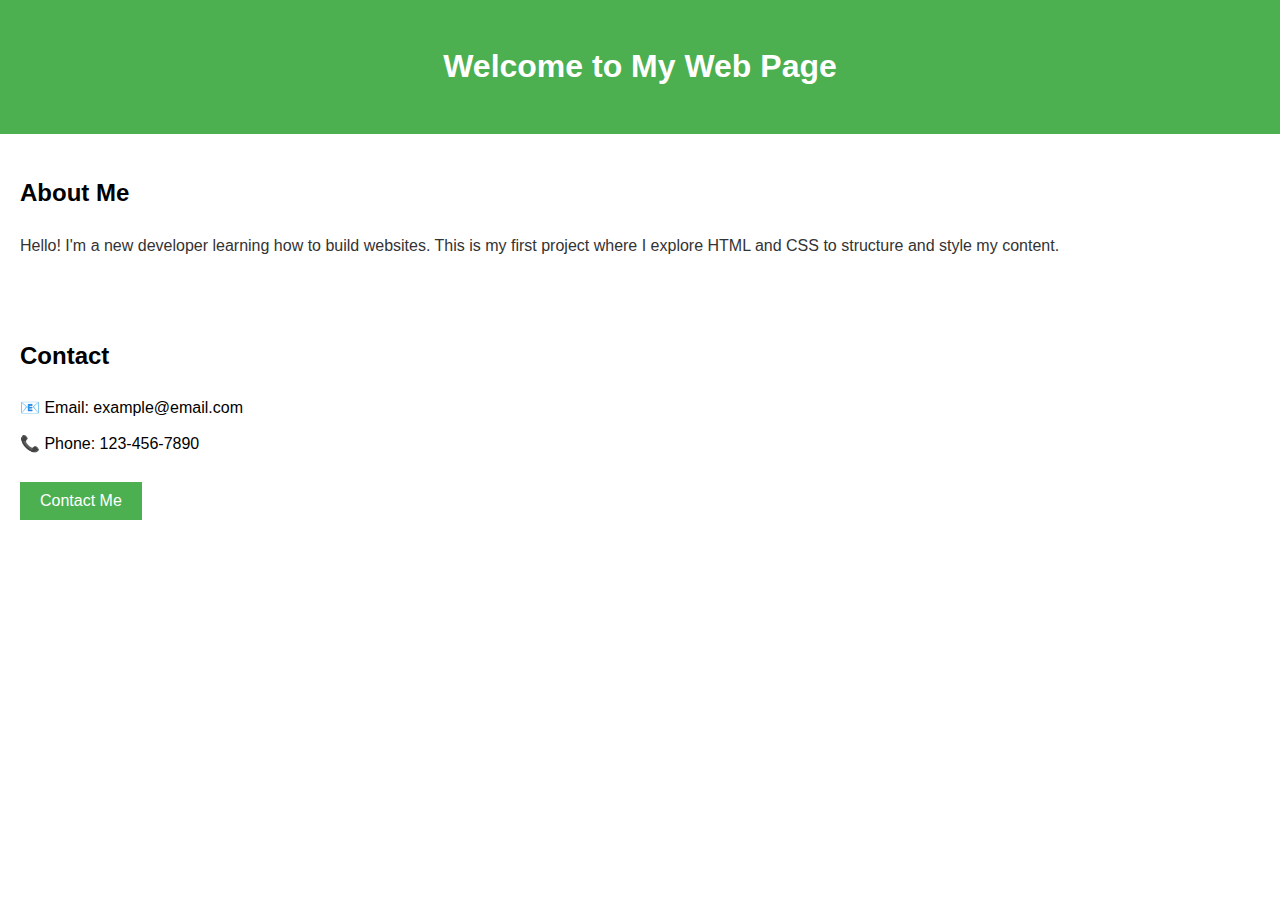
<file: CSS lab 001/index.html>
<!DOCTYPE html>
<html lang="en">
<head>
  <meta charset="UTF-8">
  <meta name="viewport" content="width=device-width, initial-scale=1">
  <title>My First Web Page</title>
  <link rel="stylesheet" href="style.css"> <!-- Link to external CSS -->
</head>
<body>

  <!-- === Header Section === -->
  <header>
    <h1>Welcome to My Web Page</h1>
  </header>

  <!-- === About Section === -->
  <section id="about">
    <h2>About Me</h2>
    <p>
      Hello! I'm a new developer learning how to build websites. This is my first project where I explore HTML and CSS to structure and style my content.
    </p>
  </section>

  <!-- === Contact Section === -->
  <section id="contact">
    <h2>Contact</h2>
    <ul>
      <li>📧 Email: example@email.com</li>
      <li>📞 Phone: 123-456-7890</li>
    </ul>
    <button class="contact-button">Contact Me</button>
  </section>

</body>
</html>
</file>
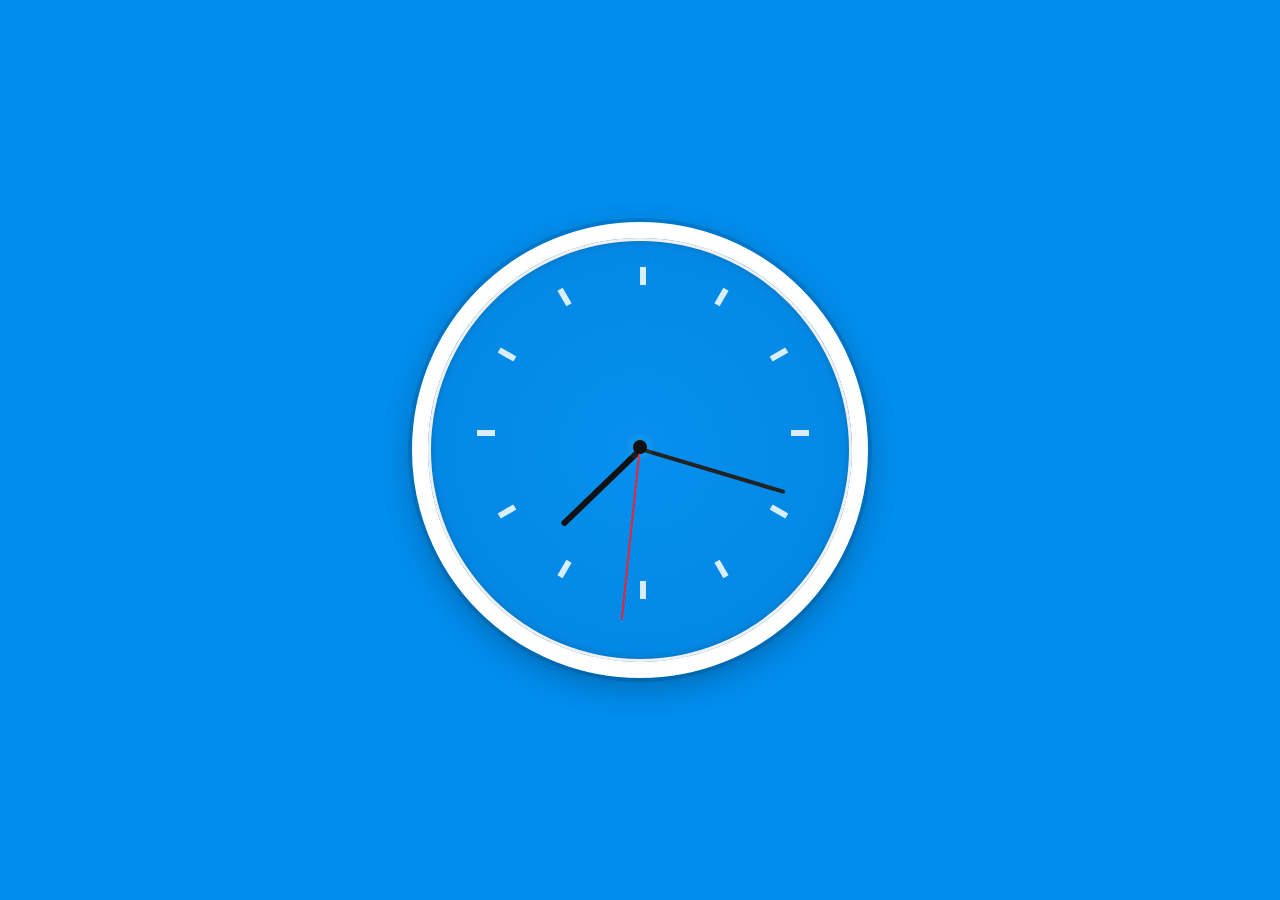
<file: clock question/clock.html>
<!DOCTYPE html>
<html lang="en">
<head>
  <meta charset="utf-8" />
  <title>Analog Clock</title>
  <meta name="viewport" content="width=device-width,initial-scale=1" />
  <!-- Link to external CSS file -->
  <link rel="stylesheet" href="style.css">
</head>
<body>
  <!-- Clock container -->
  <div class="clock" id="clock">
    <!-- Clock face that holds hands and marks -->
    <div class="clock-face" id="face">
      <!-- Hour hand -->
      <div class="hand hour-hand" id="hour"></div>
      <!-- Minute hand -->
      <div class="hand min-hand" id="min"></div>
      <!-- Second hand -->
      <div class="hand second-hand" id="sec"></div>
      <!-- Center circle -->
      <div class="center"></div>
    </div>
  </div>
  
  <!-- Link to external JavaScript file -->
  <script src="script.js"></script>
</body>
</html>
</file>
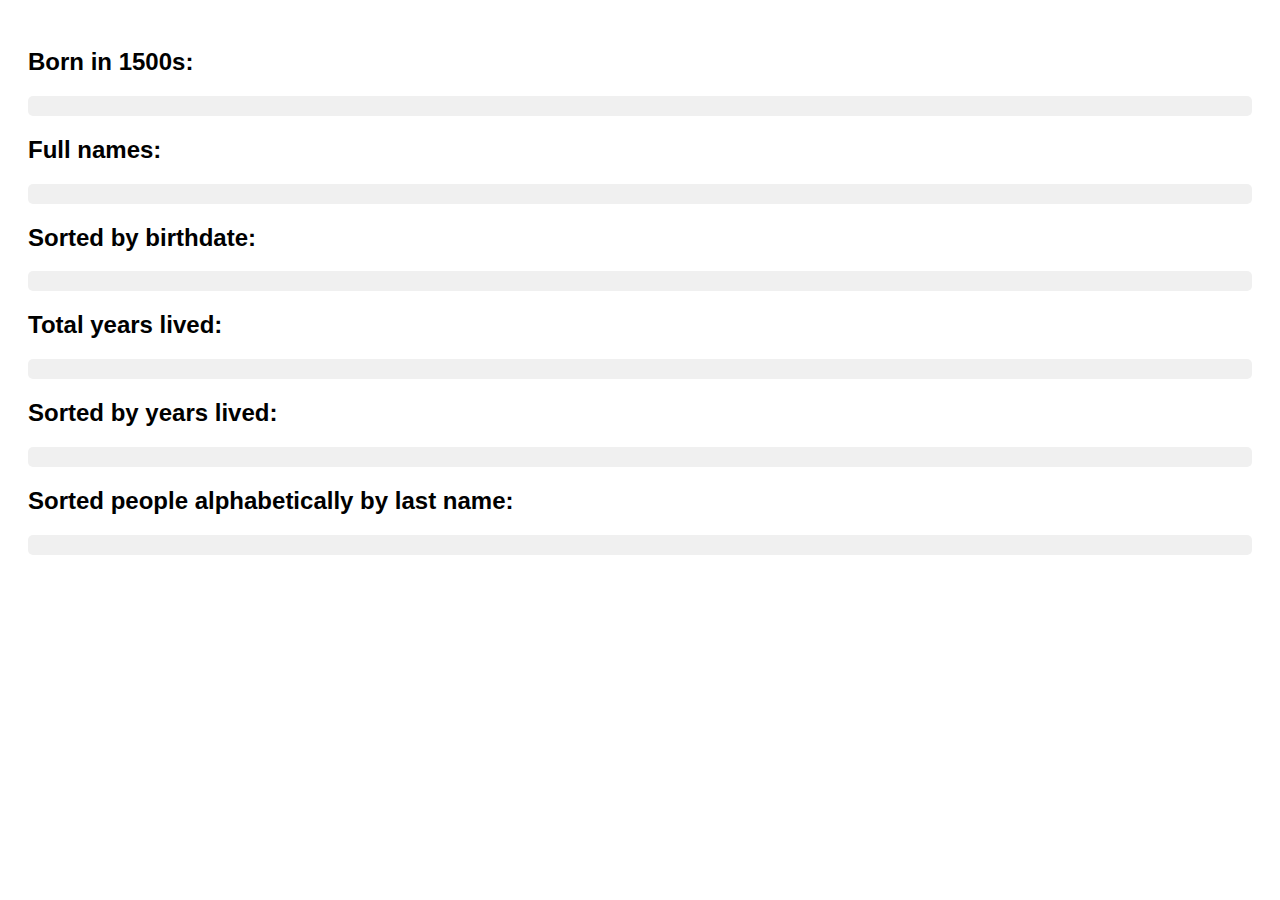
<file: inventors question/invent.html>
<!DOCTYPE html>
<html lang="en">
<head>
  <meta charset="UTF-8" />
  <title>Array Cardio 💪</title>
  <link rel="icon" href="https://fav.farm/🔥" />
  <link rel="stylesheet" href="styleinvent.css">
</head>
<body>

  <h2>Born in 1500s:</h2>
  <pre id="bornIn1500s"></pre>

  <h2>Full names:</h2>
  <pre id="fullNames"></pre>

  <h2>Sorted by birthdate:</h2>
  <pre id="sortedByBirthdate"></pre>

  <h2>Total years lived:</h2>
  <pre id="totalYears"></pre>

  <h2>Sorted by years lived:</h2>
  <pre id="sortedByYearsLived"></pre>

  <h2>Sorted people alphabetically by last name:</h2>
  <pre id="sortedPeople"></pre>

  <script src="scriptinvent.js"></script>
</body>
</html>
</file>
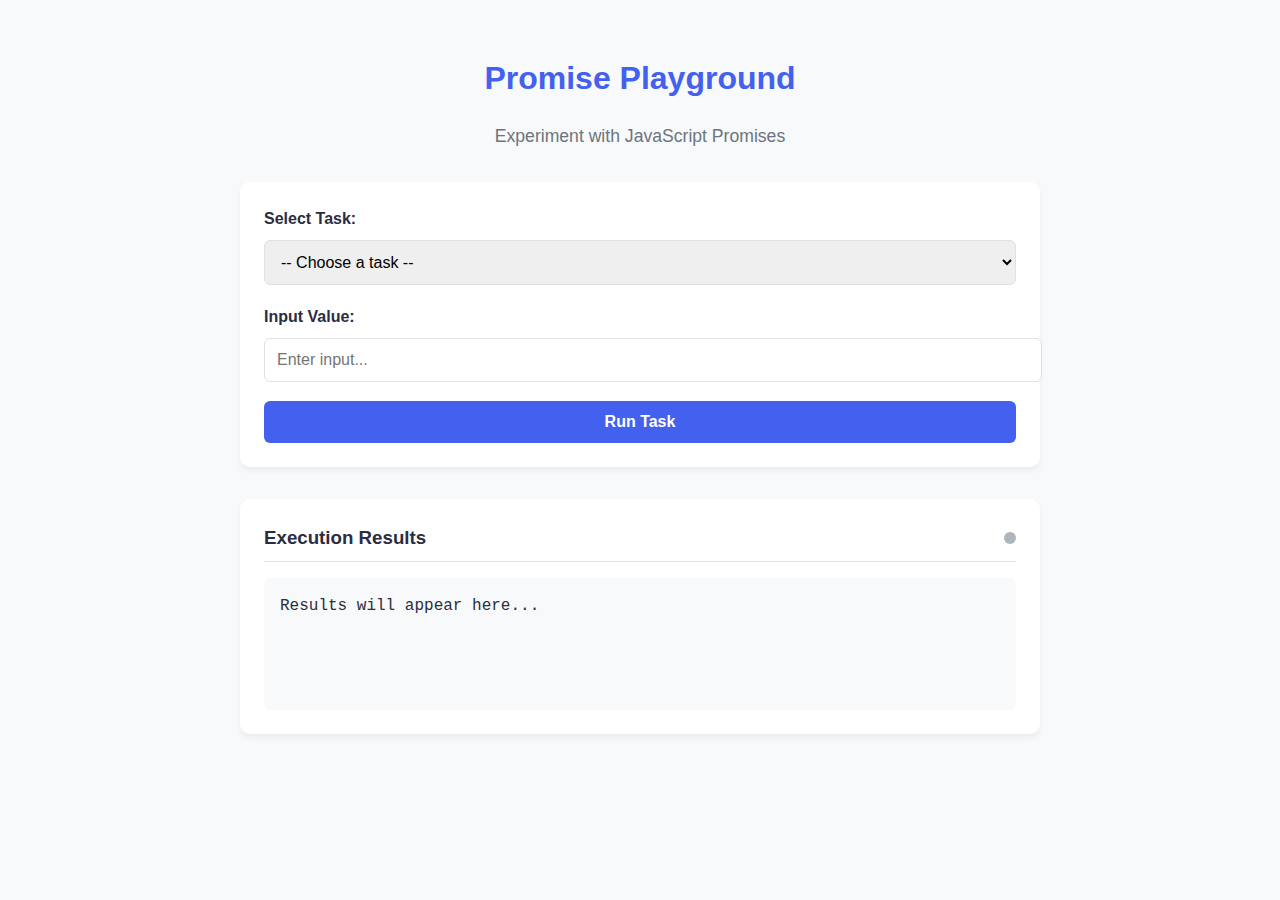
<file: lab006/lab06.html>
<!DOCTYPE html>
<html lang="en">
<head>
  <meta charset="UTF-8">
  <title>Promise Playground</title>
  <meta name="viewport" content="width=device-width, initial-scale=1">
  <link rel="stylesheet" href="lab06.css">
</head>
<body>
  <div class="container">
    <header class="app-header">
      <h1>Promise Playground</h1>
      <p>Experiment with JavaScript Promises</p>
    </header>

    <main class="app-content">
      <div class="control-panel">
        <div class="form-group">
          <label for="taskSelect">Select Task:</label>
          <select id="taskSelect" class="form-control">
            <option value="">-- Choose a task --</option>
            <option value="basics">1. Promise Basics</option>
            <option value="chaining">2. Promise Chaining</option>
            <option value="error">3. Error Handling</option>
            <option value="custom">4. Custom Transformation</option>
          </select>
        </div>

        <div class="form-group">
          <label for="userInput">Input Value:</label>
          <input type="text" id="userInput" class="form-control" placeholder="Enter input...">
        </div>

        <button id="runButton" class="btn-primary">Run Task</button>
      </div>

      <div class="output-panel">
        <div class="output-header">
          <h3>Execution Results</h3>
          <div class="status-indicator" id="statusIndicator"></div>
        </div>
        <div id="output" class="output-content">Results will appear here...</div>
      </div>
    </main>
  </div>

  <script src="lab06.js"></script>
</body>
</html>
</file>
<file: CSS lab 001/style.css>
/* === General Styling === */
body {
  font-family: Arial, sans-serif;
  margin: 0;
  padding: 0;
  line-height: 1.6;
}

/* === Header Styling === */
header {
  background-color: #4CAF50;
  color: white;
  text-align: center;
  padding: 20px;
}

/* === About Section Styling === */
#about {
  padding: 20px;
}

#about p {
  color: #333;
  line-height: 1.8;
}

/* === Contact Section Styling === */
#contact {
  padding: 20px;
}

ul {
  list-style: none;
  padding-left: 0;
}

li {
  margin-bottom: 10px;
}

/* === Button Styling === */
.contact-button {
  display: inline-block;
  background-color: #4CAF50;
  color: white;
  padding: 10px 20px;
  border: none;
  cursor: pointer;
  transition: background-color 0.3s ease, box-shadow 0.3s ease;
  font-size: 16px;
  margin-top: 10px;
}

.contact-button:hover {
  background-color: #45a049;
  box-shadow: 0 4px 8px rgba(0,0,0,0.2);
}
</file>
<file: clock question/style.css>
/* CSS variables for measurements */
:root{
  --size: 360px;        /* Clock size */
  --border: 16px;       /* Clock border thickness */
  --center-size: 14px;  /* Center circle size */
}

/* Center the clock on the screen and set background */
html,body{
  height:100%;
  margin:0;
  display:flex;
  align-items:center;
  justify-content:center;
  background:#018DED url("https://unsplash.it/1500/1000?image=881&blur=5") center/cover no-repeat;
  font-family: "Helvetica Neue", Arial, sans-serif;
}

/* Clock container styling */
.clock{
  width:var(--size);
  height:var(--size);
  border:var(--border) solid #fff;
  border-radius:50%;
  padding:2rem;
  box-shadow:
    0 0 0 4px rgba(0,0,0,0.1),      /* outer light border */
    inset 0 0 0 3px #efefef,         /* inner white border */
    inset 0 0 10px rgba(0,0,0,0.4),  /* inner shadow */
    0 10px 30px rgba(0,0,0,0.25);    /* outer shadow */
  background: radial-gradient(circle at 50% 50%, rgba(255,255,255,0.02), rgba(0,0,0,0.05));
  position:relative;
}

/* The area holding clock hands */
.clock-face{
  position:relative;
  width:100%;
  height:100%;
  transform:translateY(-3px); /* small visual adjustment */
}

/* Base style for all hands */
.hand{
  position:absolute;
  top:50%;  /* start from center vertically */
  left:50%; /* start from center horizontally */
  transform-origin: 100% 50%; /* rotate around the right end */
  transform: rotate(90deg);   /* initial rotation */
  border-radius:3px;
}

/* Second hand style */
.second-hand{
  width:48%;
  height:2px;
  background:#e23; /* red */
  margin-left:-48%;
}

/* Minute hand style */
.min-hand{
  width:42%;
  height:4px;
  background:#222; /* dark gray */
  margin-left:-42%;
}

/* Hour hand style */
.hour-hand{
  width:30%;
  height:6px;
  background:#111;
  margin-left:-30%;
  border-radius:4px;
}

/* Smooth movement effect for hands */
.hand,
.hand::after{
  transition: all 0.07s;
  transition-timing-function: cubic-bezier(.1,2.7,.58,1);
}

/* Center circle style */
.center {
  position:absolute;
  width:var(--center-size);
  height:var(--center-size);
  background:#111;
  border-radius:50%;
  top:50%;
  left:50%;
  transform:translate(-50%,-50%);
  box-shadow: 0 0 0 6px rgba(255,255,255,0.05);
}

/* Hour marks */
.mark{
  position:absolute;
  width:6px;
  height:18px;
  background:#fff;
  top:6px;
  left:50%;
  transform-origin:50% 160px; /* rotate around a fixed point */
  opacity:0.85;
}

/* Disable transition temporarily to prevent jump from 59s to 0s */
.no-transition .hand{
  transition: none;
}

/* Responsive design for smaller screens */
@media (max-width:420px){
  :root{ --size:300px; --border:12px; }
}
</file>
<file: inventors question/styleinvent.css>
body {
  font-family: Arial, sans-serif;
  padding: 20px;
}

pre {
  background: #f0f0f0;
  padding: 10px;
  border-radius: 5px;
}
</file>
<file: lab006/lab06.css>
:root {
  --primary-color: #4361ee;
  --secondary-color: #3f37c9;
  --success-color: #4cc9f0;
  --error-color: #f72585;
  --text-color: #2b2d42;
  --bg-color: #f8f9fa;
  --card-color: #ffffff;
  --border-color: #dee2e6;
}

body {
  font-family: 'Segoe UI', Tahoma, Geneva, Verdana, sans-serif;
  background-color: var(--bg-color);
  color: var(--text-color);
  line-height: 1.6;
  margin: 0;
  padding: 0;
}

.container {
  max-width: 800px;
  margin: 0 auto;
  padding: 2rem;
}

.app-header {
  text-align: center;
  margin-bottom: 2rem;
}

.app-header h1 {
  color: var(--primary-color);
  margin-bottom: 0.5rem;
}

.app-header p {
  color: #6c757d;
  font-size: 1.1rem;
}

.app-content {
  display: grid;
  gap: 2rem;
}

.control-panel {
  background-color: var(--card-color);
  border-radius: 10px;
  padding: 1.5rem;
  box-shadow: 0 4px 6px rgba(0, 0, 0, 0.05);
}

.form-group {
  margin-bottom: 1.2rem;
}

.form-group label {
  display: block;
  margin-bottom: 0.5rem;
  font-weight: 600;
  color: var(--text-color);
}

.form-control {
  width: 100%;
  padding: 0.75rem;
  border: 1px solid var(--border-color);
  border-radius: 6px;
  font-size: 1rem;
  transition: border-color 0.2s;
}

.form-control:focus {
  outline: none;
  border-color: var(--primary-color);
  box-shadow: 0 0 0 3px rgba(67, 97, 238, 0.2);
}

.btn-primary {
  background-color: var(--primary-color);
  color: white;
  border: none;
  padding: 0.75rem 1.5rem;
  border-radius: 6px;
  font-size: 1rem;
  font-weight: 600;
  cursor: pointer;
  width: 100%;
  transition: background-color 0.2s;
}

.btn-primary:hover {
  background-color: var(--secondary-color);
}

.output-panel {
  background-color: var(--card-color);
  border-radius: 10px;
  padding: 1.5rem;
  box-shadow: 0 4px 6px rgba(0, 0, 0, 0.05);
}

.output-header {
  display: flex;
  justify-content: space-between;
  align-items: center;
  margin-bottom: 1rem;
  border-bottom: 1px solid var(--border-color);
  padding-bottom: 0.5rem;
}

.output-header h3 {
  margin: 0;
  color: var(--text-color);
}

.status-indicator {
  width: 12px;
  height: 12px;
  border-radius: 50%;
  background-color: #adb5bd;
}

.output-content {
  min-height: 100px;
  padding: 1rem;
  background-color: #f8f9fa;
  border-radius: 6px;
  font-family: 'Courier New', Courier, monospace;
  white-space: pre-wrap;
}

/* Status colors */
.status-pending {
  background-color: #ffd166;
}

.status-success {
  background-color: var(--success-color);
}

.status-error {
  background-color: var(--error-color);
}

/* Responsive */
@media (max-width: 768px) {
  .container {
    padding: 1rem;
  }
}
</file>
